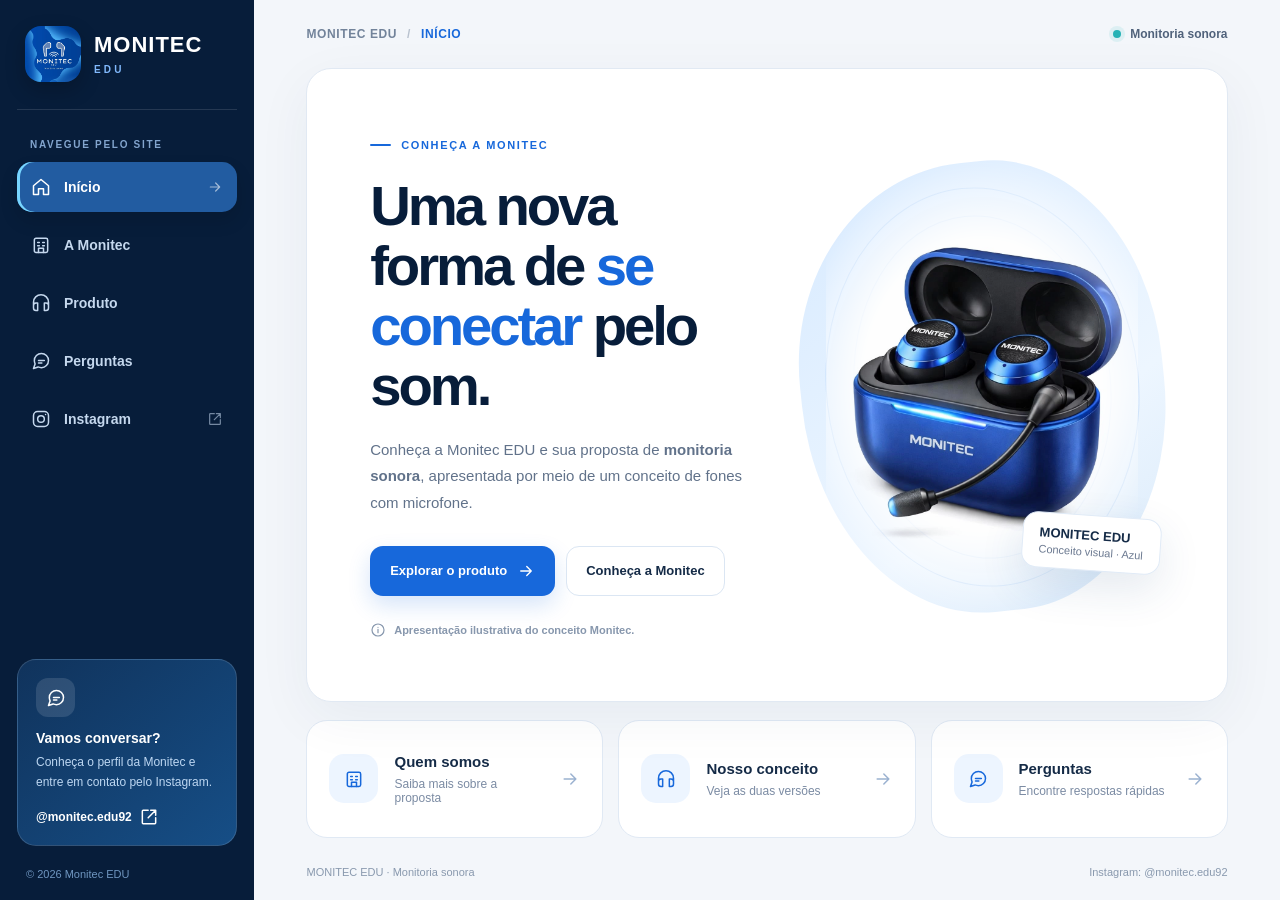
<file: index.html>
<!doctype html>
<html lang="pt-BR"><head><meta charset="utf-8"><meta name="viewport" content="width=device-width,initial-scale=1"><meta name="theme-color" content="#071d3a"><meta name="description" content="Conheça a Monitec EDU, sua proposta de monitoria sonora e as imagens do conceito de fones com microfone."><title>Início | Monitec EDU</title><link rel="icon" href="assets/favicon.png" type="image/png"><link rel="stylesheet" href="assets/style.css"><script defer src="assets/app.js"></script></head>
<body data-page="inicio"><a class="skip" href="#conteudo">Pular para o conteúdo</a>
<div class="mobile-head"><a href="index.html" aria-label="Início Monitec"><img src="assets/monitec-logo.webp" alt="Logo Monitec EDU"></a><b>MONITEC<span>EDU</span></b><button class="mobile-toggle" id="menuToggle" type="button" aria-expanded="false" aria-controls="siteSidebar" aria-label="Abrir menu"><svg class="icon" viewBox="0 0 24 24" aria-hidden="true"><path d="M4 7h16M4 12h16M4 17h16"/></svg></button></div>
<div class="scrim" id="navScrim" hidden></div>
<div class="shell"><aside class="sidebar" id="siteSidebar"><a class="side-brand" href="index.html"><img src="assets/monitec-logo.webp" alt="Símbolo Monitec EDU"><span><strong>MONITEC</strong><em>EDU</em></span></a><div class="side-caption">NAVEGUE PELO SITE</div><nav class="side-nav" aria-label="Navegação principal"><a class="side-link active" href="index.html" aria-current="page"><svg class="icon" viewBox="0 0 24 24" aria-hidden="true"><path d="M3 10.5 12 3l9 7.5V21h-6v-7H9v7H3z"/></svg><span>Início</span><svg class="icon small-arrow" viewBox="0 0 24 24" aria-hidden="true"><path d="M5 12h14m-6-6 6 6-6 6"/></svg></a><a class="side-link" href="empresa.html"><svg class="icon" viewBox="0 0 24 24" aria-hidden="true"><rect x="4" y="4" width="16" height="17" rx="2"/><path d="M9 21v-5h6v5M8 9h2M14 9h2M8 13h2M14 13h2"/></svg><span>A Monitec</span></a><a class="side-link" href="produto.html"><svg class="icon" viewBox="0 0 24 24" aria-hidden="true"><path d="M3 13v-2a9 9 0 0 1 18 0v2M3 13v5a3 3 0 0 0 3 3h2v-9H6a3 3 0 0 0-3 3m18-2v5a3 3 0 0 1-3 3h-2v-9h2a3 3 0 0 1 3 3"/></svg><span>Produto</span></a><a class="side-link" href="perguntas.html"><svg class="icon" viewBox="0 0 24 24" aria-hidden="true"><path d="M21 11.5a8.5 8.5 0 0 1-8.5 8.5 9.3 9.3 0 0 1-4-.9L3 21l1.9-5.5a9.3 9.3 0 0 1-.9-4A8.5 8.5 0 0 1 12.5 3 8.5 8.5 0 0 1 21 11.5z"/><path d="M9 11.5h7M9 14.5h4"/></svg><span>Perguntas</span></a><a class="side-link" href="https://www.instagram.com/monitec.edu92/" target="_blank" rel="noopener noreferrer"><svg class="icon" viewBox="0 0 24 24" aria-hidden="true"><rect x="3" y="3" width="18" height="18" rx="5"/><circle cx="12" cy="12" r="4"/><path d="M17.5 6.5h.01"/></svg><span>Instagram</span><svg class="icon small-arrow" viewBox="0 0 24 24" aria-hidden="true"><path d="M14 4h6v6M20 4l-9 9"/><path d="M20 13v6a1 1 0 0 1-1 1H5a1 1 0 0 1-1-1V5a1 1 0 0 1 1-1h6"/></svg></a></nav><div class="side-footer"><div class="side-promo"><div class="side-promo-icon"><svg class="icon" viewBox="0 0 24 24" aria-hidden="true"><path d="M21 11.5a8.5 8.5 0 0 1-8.5 8.5 9.3 9.3 0 0 1-4-.9L3 21l1.9-5.5a9.3 9.3 0 0 1-.9-4A8.5 8.5 0 0 1 12.5 3 8.5 8.5 0 0 1 21 11.5z"/><path d="M9 11.5h7M9 14.5h4"/></svg></div><b>Vamos conversar?</b><p>Conheça o perfil da Monitec e entre em contato pelo Instagram.</p><a href="https://www.instagram.com/monitec.edu92/" target="_blank" rel="noopener noreferrer">@monitec.edu92 <svg class="icon small-arrow" viewBox="0 0 24 24" aria-hidden="true"><path d="M14 4h6v6M20 4l-9 9"/><path d="M20 13v6a1 1 0 0 1-1 1H5a1 1 0 0 1-1-1V5a1 1 0 0 1 1-1h6"/></svg></a></div><div class="side-copyright">© 2026 Monitec EDU</div></div></aside>
<div class="workspace"><div class="topbar"><div class="breadcrumbs"><span>MONITEC EDU</span><span class="slash">/</span><strong>Início</strong></div><div class="top-right"><span class="top-label"><span class="pulse"></span> Monitoria sonora</span></div></div>
<main class="main-content" id="conteudo"><section class="hero panel"><div class="hero-copy"><span class="eyebrow">CONHEÇA A MONITEC</span><h1>Uma nova forma de <span class="accent">se conectar</span> pelo som.</h1><p class="lead">Conheça a Monitec EDU e sua proposta de <strong>monitoria sonora</strong>, apresentada por meio de um conceito de fones com microfone.</p><div class="actions"><a href="produto.html" class="button button-primary">Explorar o produto <svg class="icon" viewBox="0 0 24 24" aria-hidden="true"><path d="M5 12h14m-6-6 6 6-6 6"/></svg></a><a href="empresa.html" class="button button-secondary">Conheça a Monitec</a></div><div class="hero-footnote"><svg class="icon" viewBox="0 0 24 24" aria-hidden="true"><circle cx="12" cy="12" r="9"/><path d="M12 11v5M12 8h.01"/></svg> Apresentação ilustrativa do conceito Monitec.</div></div><div class="hero-media"><div class="product-halo"></div><div class="hero-product-frame"><img class="hero-product" src="assets/fone-azul.webp" alt="Conceito de fones azuis Monitec, com estojo e microfone" fetchpriority="high"></div><div class="hero-sticker"><strong>MONITEC EDU</strong><span>Conceito visual · Azul</span></div></div></section>
<div class="shortcut-grid"><a class="shortcut" href="empresa.html"><span class="shortcut-icon"><svg class="icon" viewBox="0 0 24 24" aria-hidden="true"><rect x="4" y="4" width="16" height="17" rx="2"/><path d="M9 21v-5h6v5M8 9h2M14 9h2M8 13h2M14 13h2"/></svg></span><span><strong>Quem somos</strong><small>Saiba mais sobre a proposta</small></span><svg class="icon mini-arrow" viewBox="0 0 24 24" aria-hidden="true"><path d="M5 12h14m-6-6 6 6-6 6"/></svg></a><a class="shortcut" href="produto.html"><span class="shortcut-icon"><svg class="icon" viewBox="0 0 24 24" aria-hidden="true"><path d="M3 13v-2a9 9 0 0 1 18 0v2M3 13v5a3 3 0 0 0 3 3h2v-9H6a3 3 0 0 0-3 3m18-2v5a3 3 0 0 1-3 3h-2v-9h2a3 3 0 0 1 3 3"/></svg></span><span><strong>Nosso conceito</strong><small>Veja as duas versões</small></span><svg class="icon mini-arrow" viewBox="0 0 24 24" aria-hidden="true"><path d="M5 12h14m-6-6 6 6-6 6"/></svg></a><a class="shortcut" href="perguntas.html"><span class="shortcut-icon"><svg class="icon" viewBox="0 0 24 24" aria-hidden="true"><path d="M21 11.5a8.5 8.5 0 0 1-8.5 8.5 9.3 9.3 0 0 1-4-.9L3 21l1.9-5.5a9.3 9.3 0 0 1-.9-4A8.5 8.5 0 0 1 12.5 3 8.5 8.5 0 0 1 21 11.5z"/><path d="M9 11.5h7M9 14.5h4"/></svg></span><span><strong>Perguntas</strong><small>Encontre respostas rápidas</small></span><svg class="icon mini-arrow" viewBox="0 0 24 24" aria-hidden="true"><path d="M5 12h14m-6-6 6 6-6 6"/></svg></a></div></main><footer class="footbar"><span>MONITEC EDU · Monitoria sonora</span><a href="https://www.instagram.com/monitec.edu92/" target="_blank" rel="noopener noreferrer">Instagram: @monitec.edu92</a></footer></div></div>
</body></html>
</file>
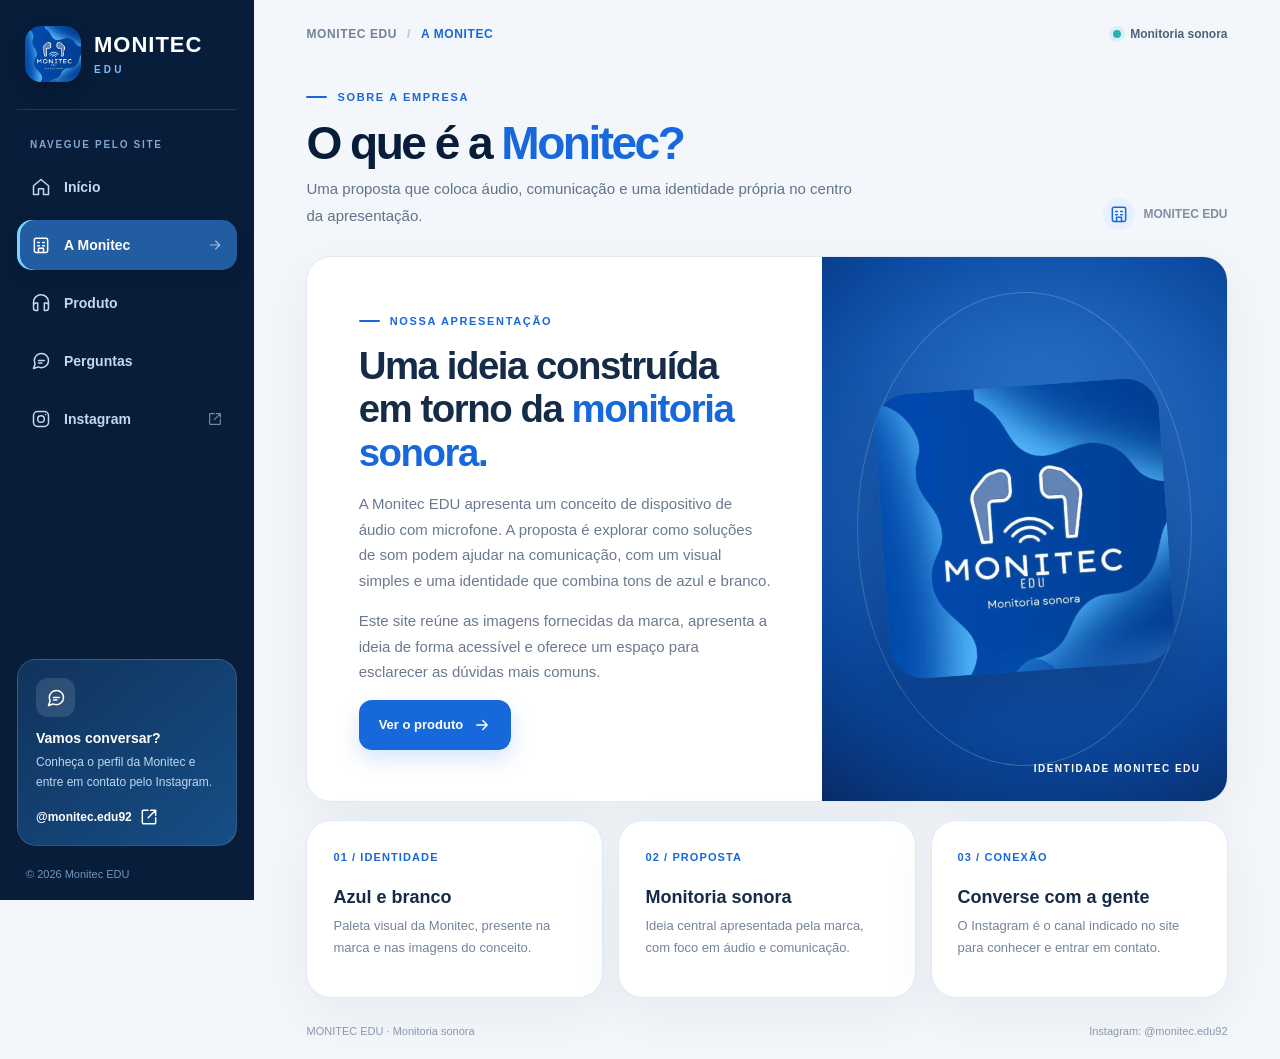
<file: empresa.html>
<!doctype html>
<html lang="pt-BR"><head><meta charset="utf-8"><meta name="viewport" content="width=device-width,initial-scale=1"><meta name="theme-color" content="#071d3a"><meta name="description" content="Saiba mais sobre o conceito de monitoria sonora, identidade visual e propósito de apresentação da Monitec EDU."><title>A Monitec | Monitec EDU</title><link rel="icon" href="assets/favicon.png" type="image/png"><link rel="stylesheet" href="assets/style.css"><script defer src="assets/app.js"></script></head>
<body data-page="empresa"><a class="skip" href="#conteudo">Pular para o conteúdo</a>
<div class="mobile-head"><a href="index.html" aria-label="Início Monitec"><img src="assets/monitec-logo.webp" alt="Logo Monitec EDU"></a><b>MONITEC<span>EDU</span></b><button class="mobile-toggle" id="menuToggle" type="button" aria-expanded="false" aria-controls="siteSidebar" aria-label="Abrir menu"><svg class="icon" viewBox="0 0 24 24" aria-hidden="true"><path d="M4 7h16M4 12h16M4 17h16"/></svg></button></div>
<div class="scrim" id="navScrim" hidden></div>
<div class="shell"><aside class="sidebar" id="siteSidebar"><a class="side-brand" href="index.html"><img src="assets/monitec-logo.webp" alt="Símbolo Monitec EDU"><span><strong>MONITEC</strong><em>EDU</em></span></a><div class="side-caption">NAVEGUE PELO SITE</div><nav class="side-nav" aria-label="Navegação principal"><a class="side-link" href="index.html"><svg class="icon" viewBox="0 0 24 24" aria-hidden="true"><path d="M3 10.5 12 3l9 7.5V21h-6v-7H9v7H3z"/></svg><span>Início</span></a><a class="side-link active" href="empresa.html" aria-current="page"><svg class="icon" viewBox="0 0 24 24" aria-hidden="true"><rect x="4" y="4" width="16" height="17" rx="2"/><path d="M9 21v-5h6v5M8 9h2M14 9h2M8 13h2M14 13h2"/></svg><span>A Monitec</span><svg class="icon small-arrow" viewBox="0 0 24 24" aria-hidden="true"><path d="M5 12h14m-6-6 6 6-6 6"/></svg></a><a class="side-link" href="produto.html"><svg class="icon" viewBox="0 0 24 24" aria-hidden="true"><path d="M3 13v-2a9 9 0 0 1 18 0v2M3 13v5a3 3 0 0 0 3 3h2v-9H6a3 3 0 0 0-3 3m18-2v5a3 3 0 0 1-3 3h-2v-9h2a3 3 0 0 1 3 3"/></svg><span>Produto</span></a><a class="side-link" href="perguntas.html"><svg class="icon" viewBox="0 0 24 24" aria-hidden="true"><path d="M21 11.5a8.5 8.5 0 0 1-8.5 8.5 9.3 9.3 0 0 1-4-.9L3 21l1.9-5.5a9.3 9.3 0 0 1-.9-4A8.5 8.5 0 0 1 12.5 3 8.5 8.5 0 0 1 21 11.5z"/><path d="M9 11.5h7M9 14.5h4"/></svg><span>Perguntas</span></a><a class="side-link" href="https://www.instagram.com/monitec.edu92/" target="_blank" rel="noopener noreferrer"><svg class="icon" viewBox="0 0 24 24" aria-hidden="true"><rect x="3" y="3" width="18" height="18" rx="5"/><circle cx="12" cy="12" r="4"/><path d="M17.5 6.5h.01"/></svg><span>Instagram</span><svg class="icon small-arrow" viewBox="0 0 24 24" aria-hidden="true"><path d="M14 4h6v6M20 4l-9 9"/><path d="M20 13v6a1 1 0 0 1-1 1H5a1 1 0 0 1-1-1V5a1 1 0 0 1 1-1h6"/></svg></a></nav><div class="side-footer"><div class="side-promo"><div class="side-promo-icon"><svg class="icon" viewBox="0 0 24 24" aria-hidden="true"><path d="M21 11.5a8.5 8.5 0 0 1-8.5 8.5 9.3 9.3 0 0 1-4-.9L3 21l1.9-5.5a9.3 9.3 0 0 1-.9-4A8.5 8.5 0 0 1 12.5 3 8.5 8.5 0 0 1 21 11.5z"/><path d="M9 11.5h7M9 14.5h4"/></svg></div><b>Vamos conversar?</b><p>Conheça o perfil da Monitec e entre em contato pelo Instagram.</p><a href="https://www.instagram.com/monitec.edu92/" target="_blank" rel="noopener noreferrer">@monitec.edu92 <svg class="icon small-arrow" viewBox="0 0 24 24" aria-hidden="true"><path d="M14 4h6v6M20 4l-9 9"/><path d="M20 13v6a1 1 0 0 1-1 1H5a1 1 0 0 1-1-1V5a1 1 0 0 1 1-1h6"/></svg></a></div><div class="side-copyright">© 2026 Monitec EDU</div></div></aside>
<div class="workspace"><div class="topbar"><div class="breadcrumbs"><span>MONITEC EDU</span><span class="slash">/</span><strong>A Monitec</strong></div><div class="top-right"><span class="top-label"><span class="pulse"></span> Monitoria sonora</span></div></div>
<main class="main-content" id="conteudo"><div class="page-intro"><div><span class="eyebrow">SOBRE A EMPRESA</span><h1>O que é a <span class="accent">Monitec?</span></h1><p class="lead">Uma proposta que coloca áudio, comunicação e uma identidade própria no centro da apresentação.</p></div><div class="intro-marker"><span><svg class="icon" viewBox="0 0 24 24" aria-hidden="true"><rect x="4" y="4" width="16" height="17" rx="2"/><path d="M9 21v-5h6v5M8 9h2M14 9h2M8 13h2M14 13h2"/></svg></span> MONITEC EDU</div></div>
<section class="about-feature panel"><div class="about-text"><span class="eyebrow">NOSSA APRESENTAÇÃO</span><h2>Uma ideia construída em torno da <span class="accent">monitoria sonora.</span></h2><p>A Monitec EDU apresenta um conceito de dispositivo de áudio com microfone. A proposta é explorar como soluções de som podem ajudar na comunicação, com um visual simples e uma identidade que combina tons de azul e branco.</p><p>Este site reúne as imagens fornecidas da marca, apresenta a ideia de forma acessível e oferece um espaço para esclarecer as dúvidas mais comuns.</p><a class="button button-primary" href="produto.html">Ver o produto <svg class="icon" viewBox="0 0 24 24" aria-hidden="true"><path d="M5 12h14m-6-6 6 6-6 6"/></svg></a></div><div class="about-photo"><img src="assets/monitec-logo.webp" alt="Logotipo azul Monitec EDU — Monitoria sonora"><span class="about-photo-label">IDENTIDADE MONITEC EDU</span></div></section>
<section class="idea-grid" aria-label="Pilares da apresentação"><article class="idea panel"><span class="idea-number">01 / IDENTIDADE</span><h3>Azul e branco</h3><p>Paleta visual da Monitec, presente na marca e nas imagens do conceito.</p></article><article class="idea panel"><span class="idea-number">02 / PROPOSTA</span><h3>Monitoria sonora</h3><p>Ideia central apresentada pela marca, com foco em áudio e comunicação.</p></article><article class="idea panel"><span class="idea-number">03 / CONEXÃO</span><h3>Converse com a gente</h3><p>O Instagram é o canal indicado no site para conhecer e entrar em contato.</p></article></section></main><footer class="footbar"><span>MONITEC EDU · Monitoria sonora</span><a href="https://www.instagram.com/monitec.edu92/" target="_blank" rel="noopener noreferrer">Instagram: @monitec.edu92</a></footer></div></div>
</body></html>
</file>
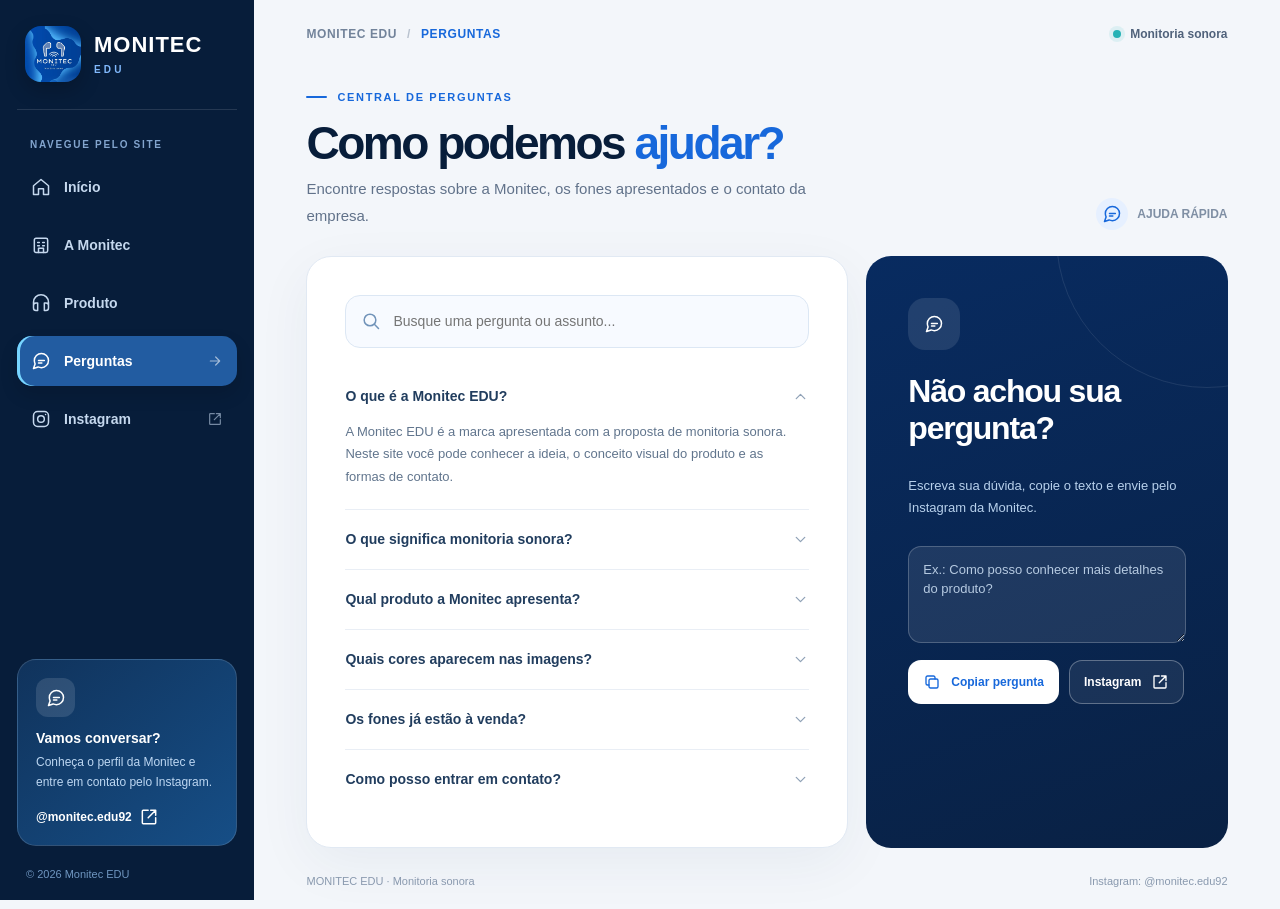
<file: perguntas.html>
<!doctype html>
<html lang="pt-BR"><head><meta charset="utf-8"><meta name="viewport" content="width=device-width,initial-scale=1"><meta name="theme-color" content="#071d3a"><meta name="description" content="Perguntas frequentes sobre a Monitec EDU e campo para preparar uma dúvida e entrar em contato pelo Instagram."><title>Perguntas | Monitec EDU</title><link rel="icon" href="assets/favicon.png" type="image/png"><link rel="stylesheet" href="assets/style.css"><script defer src="assets/app.js"></script></head>
<body data-page="perguntas"><a class="skip" href="#conteudo">Pular para o conteúdo</a>
<div class="mobile-head"><a href="index.html" aria-label="Início Monitec"><img src="assets/monitec-logo.webp" alt="Logo Monitec EDU"></a><b>MONITEC<span>EDU</span></b><button class="mobile-toggle" id="menuToggle" type="button" aria-expanded="false" aria-controls="siteSidebar" aria-label="Abrir menu"><svg class="icon" viewBox="0 0 24 24" aria-hidden="true"><path d="M4 7h16M4 12h16M4 17h16"/></svg></button></div>
<div class="scrim" id="navScrim" hidden></div>
<div class="shell"><aside class="sidebar" id="siteSidebar"><a class="side-brand" href="index.html"><img src="assets/monitec-logo.webp" alt="Símbolo Monitec EDU"><span><strong>MONITEC</strong><em>EDU</em></span></a><div class="side-caption">NAVEGUE PELO SITE</div><nav class="side-nav" aria-label="Navegação principal"><a class="side-link" href="index.html"><svg class="icon" viewBox="0 0 24 24" aria-hidden="true"><path d="M3 10.5 12 3l9 7.5V21h-6v-7H9v7H3z"/></svg><span>Início</span></a><a class="side-link" href="empresa.html"><svg class="icon" viewBox="0 0 24 24" aria-hidden="true"><rect x="4" y="4" width="16" height="17" rx="2"/><path d="M9 21v-5h6v5M8 9h2M14 9h2M8 13h2M14 13h2"/></svg><span>A Monitec</span></a><a class="side-link" href="produto.html"><svg class="icon" viewBox="0 0 24 24" aria-hidden="true"><path d="M3 13v-2a9 9 0 0 1 18 0v2M3 13v5a3 3 0 0 0 3 3h2v-9H6a3 3 0 0 0-3 3m18-2v5a3 3 0 0 1-3 3h-2v-9h2a3 3 0 0 1 3 3"/></svg><span>Produto</span></a><a class="side-link active" href="perguntas.html" aria-current="page"><svg class="icon" viewBox="0 0 24 24" aria-hidden="true"><path d="M21 11.5a8.5 8.5 0 0 1-8.5 8.5 9.3 9.3 0 0 1-4-.9L3 21l1.9-5.5a9.3 9.3 0 0 1-.9-4A8.5 8.5 0 0 1 12.5 3 8.5 8.5 0 0 1 21 11.5z"/><path d="M9 11.5h7M9 14.5h4"/></svg><span>Perguntas</span><svg class="icon small-arrow" viewBox="0 0 24 24" aria-hidden="true"><path d="M5 12h14m-6-6 6 6-6 6"/></svg></a><a class="side-link" href="https://www.instagram.com/monitec.edu92/" target="_blank" rel="noopener noreferrer"><svg class="icon" viewBox="0 0 24 24" aria-hidden="true"><rect x="3" y="3" width="18" height="18" rx="5"/><circle cx="12" cy="12" r="4"/><path d="M17.5 6.5h.01"/></svg><span>Instagram</span><svg class="icon small-arrow" viewBox="0 0 24 24" aria-hidden="true"><path d="M14 4h6v6M20 4l-9 9"/><path d="M20 13v6a1 1 0 0 1-1 1H5a1 1 0 0 1-1-1V5a1 1 0 0 1 1-1h6"/></svg></a></nav><div class="side-footer"><div class="side-promo"><div class="side-promo-icon"><svg class="icon" viewBox="0 0 24 24" aria-hidden="true"><path d="M21 11.5a8.5 8.5 0 0 1-8.5 8.5 9.3 9.3 0 0 1-4-.9L3 21l1.9-5.5a9.3 9.3 0 0 1-.9-4A8.5 8.5 0 0 1 12.5 3 8.5 8.5 0 0 1 21 11.5z"/><path d="M9 11.5h7M9 14.5h4"/></svg></div><b>Vamos conversar?</b><p>Conheça o perfil da Monitec e entre em contato pelo Instagram.</p><a href="https://www.instagram.com/monitec.edu92/" target="_blank" rel="noopener noreferrer">@monitec.edu92 <svg class="icon small-arrow" viewBox="0 0 24 24" aria-hidden="true"><path d="M14 4h6v6M20 4l-9 9"/><path d="M20 13v6a1 1 0 0 1-1 1H5a1 1 0 0 1-1-1V5a1 1 0 0 1 1-1h6"/></svg></a></div><div class="side-copyright">© 2026 Monitec EDU</div></div></aside>
<div class="workspace"><div class="topbar"><div class="breadcrumbs"><span>MONITEC EDU</span><span class="slash">/</span><strong>Perguntas</strong></div><div class="top-right"><span class="top-label"><span class="pulse"></span> Monitoria sonora</span></div></div>
<main class="main-content" id="conteudo"><div class="page-intro"><div><span class="eyebrow">CENTRAL DE PERGUNTAS</span><h1>Como podemos <span class="accent">ajudar?</span></h1><p class="lead">Encontre respostas sobre a Monitec, os fones apresentados e o contato da empresa.</p></div><div class="intro-marker"><span><svg class="icon" viewBox="0 0 24 24" aria-hidden="true"><path d="M21 11.5a8.5 8.5 0 0 1-8.5 8.5 9.3 9.3 0 0 1-4-.9L3 21l1.9-5.5a9.3 9.3 0 0 1-.9-4A8.5 8.5 0 0 1 12.5 3 8.5 8.5 0 0 1 21 11.5z"/><path d="M9 11.5h7M9 14.5h4"/></svg></span> AJUDA RÁPIDA</div></div>
<section class="faq-layout"><div class="faq-panel panel"><label class="searchbox" for="faqSearch"><svg class="icon" viewBox="0 0 24 24" aria-hidden="true"><circle cx="10.8" cy="10.8" r="7"/><path d="m16 16 5 5"/></svg><input id="faqSearch" type="search" autocomplete="off" placeholder="Busque uma pergunta ou assunto..."></label><div class="faq-list" id="faqList"><details class="faq-item" open><summary class="faq-question">O que é a Monitec EDU?<svg class="icon chevron" viewBox="0 0 24 24" aria-hidden="true"><path d="m6 9 6 6 6-6"/></svg></summary><div class="faq-answer">A Monitec EDU é a marca apresentada com a proposta de monitoria sonora. Neste site você pode conhecer a ideia, o conceito visual do produto e as formas de contato.</div></details><details class="faq-item"><summary class="faq-question">O que significa monitoria sonora?<svg class="icon chevron" viewBox="0 0 24 24" aria-hidden="true"><path d="m6 9 6 6 6-6"/></svg></summary><div class="faq-answer">É o tema central da apresentação da Monitec EDU, associado a recursos de áudio e comunicação. Detalhes técnicos ou de funcionamento ainda não foram fornecidos.</div></details><details class="faq-item"><summary class="faq-question">Qual produto a Monitec apresenta?<svg class="icon chevron" viewBox="0 0 24 24" aria-hidden="true"><path d="m6 9 6 6 6-6"/></svg></summary><div class="faq-answer">O site mostra um conceito visual de fones de ouvido com estojo e microfone externo, conforme as imagens enviadas da empresa.</div></details><details class="faq-item"><summary class="faq-question">Quais cores aparecem nas imagens?<svg class="icon chevron" viewBox="0 0 24 24" aria-hidden="true"><path d="m6 9 6 6 6-6"/></svg></summary><div class="faq-answer">As imagens apresentam duas versões de aparência: uma azul com detalhes escuros e outra branca com detalhes azuis.</div></details><details class="faq-item"><summary class="faq-question">Os fones já estão à venda?<svg class="icon chevron" viewBox="0 0 24 24" aria-hidden="true"><path d="m6 9 6 6 6-6"/></svg></summary><div class="faq-answer">Ainda não temos informações confirmadas sobre preço, disponibilidade ou comercialização. Para saber mais, consulte o Instagram oficial indicado.</div></details><details class="faq-item"><summary class="faq-question">Como posso entrar em contato?<svg class="icon chevron" viewBox="0 0 24 24" aria-hidden="true"><path d="m6 9 6 6 6-6"/></svg></summary><div class="faq-answer">Acesse o Instagram @monitec.edu92 pelo botão presente no menu do site.</div></details></div><div id="emptyFaq" class="empty-state" hidden>Nenhuma pergunta encontrada. Você pode escrever sua dúvida ao lado e entrar em contato pelo Instagram.</div></div><aside class="question-card"><div class="prompt-icon"><svg class="icon" viewBox="0 0 24 24" aria-hidden="true"><path d="M21 11.5a8.5 8.5 0 0 1-8.5 8.5 9.3 9.3 0 0 1-4-.9L3 21l1.9-5.5a9.3 9.3 0 0 1-.9-4A8.5 8.5 0 0 1 12.5 3 8.5 8.5 0 0 1 21 11.5z"/><path d="M9 11.5h7M9 14.5h4"/></svg></div><h2>Não achou sua pergunta?</h2><p>Escreva sua dúvida, copie o texto e envie pelo Instagram da Monitec.</p><label for="customQuestion" class="sr-only">Sua pergunta para a Monitec</label><textarea id="customQuestion" placeholder="Ex.: Como posso conhecer mais detalhes do produto?"></textarea><div class="question-actions"><button id="copyQuestion" class="button button-light" type="button"><svg class="icon" viewBox="0 0 24 24" aria-hidden="true"><rect x="8" y="8" width="12" height="12" rx="2"/><path d="M16 8V6a2 2 0 0 0-2-2H6a2 2 0 0 0-2 2v8a2 2 0 0 0 2 2h2"/></svg> Copiar pergunta</button><a class="button button-secondary" href="https://www.instagram.com/monitec.edu92/" target="_blank" rel="noopener noreferrer">Instagram <svg class="icon" viewBox="0 0 24 24" aria-hidden="true"><path d="M14 4h6v6M20 4l-9 9"/><path d="M20 13v6a1 1 0 0 1-1 1H5a1 1 0 0 1-1-1V5a1 1 0 0 1 1-1h6"/></svg></a></div><div class="small-feedback" id="copyFeedback" role="status" aria-live="polite"></div></aside></section></main><footer class="footbar"><span>MONITEC EDU · Monitoria sonora</span><a href="https://www.instagram.com/monitec.edu92/" target="_blank" rel="noopener noreferrer">Instagram: @monitec.edu92</a></footer></div></div>
</body></html>
</file>
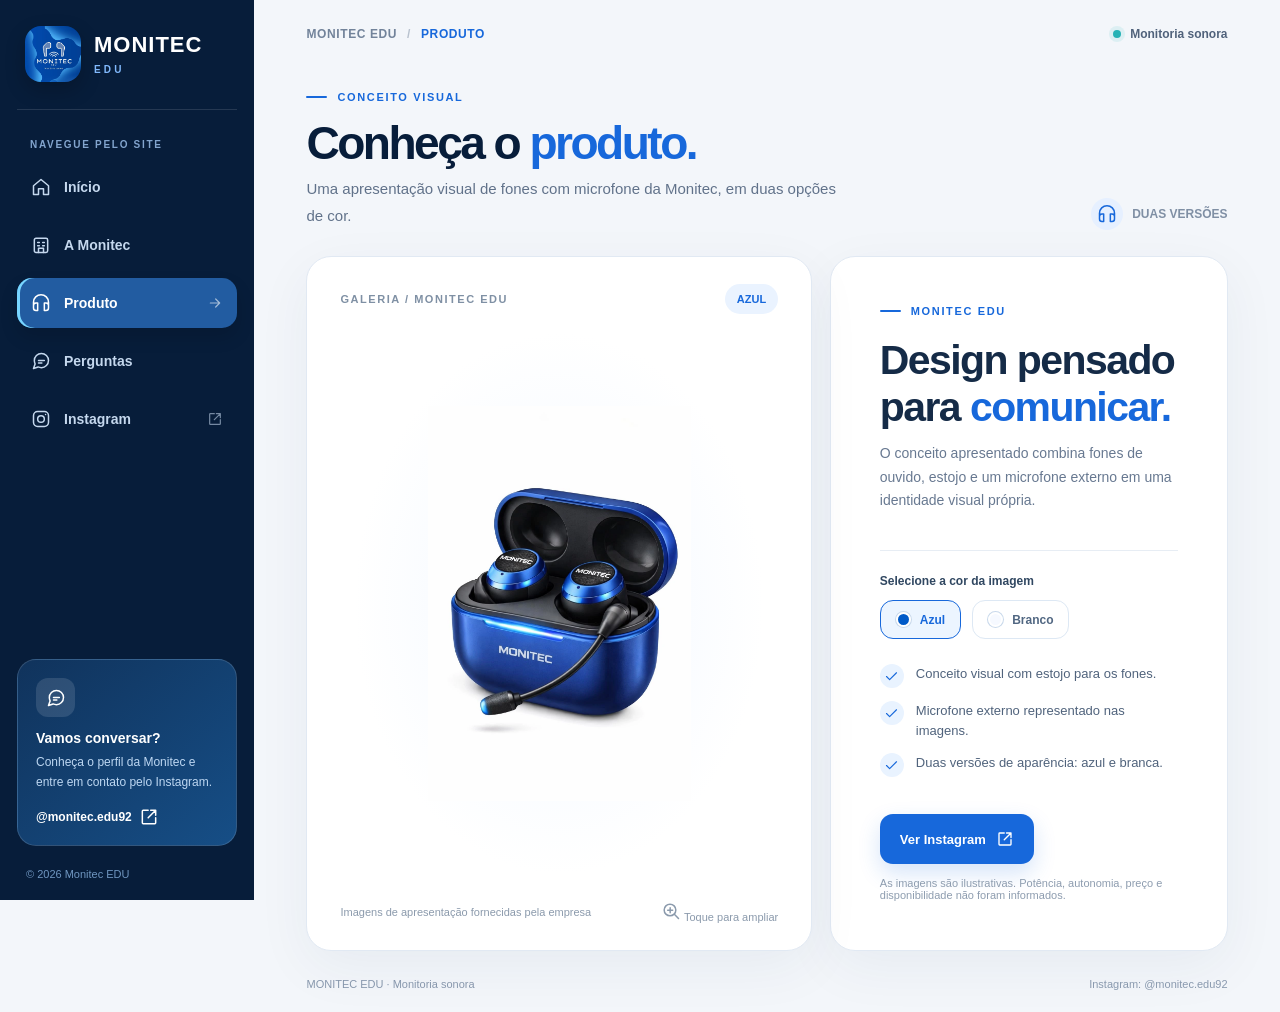
<file: produto.html>
<!doctype html>
<html lang="pt-BR"><head><meta charset="utf-8"><meta name="viewport" content="width=device-width,initial-scale=1"><meta name="theme-color" content="#071d3a"><meta name="description" content="Galeria de fones com microfone Monitec EDU, com variantes de cor azul e branca."><title>Produto | Monitec EDU</title><link rel="icon" href="assets/favicon.png" type="image/png"><link rel="stylesheet" href="assets/style.css"><script defer src="assets/app.js"></script></head>
<body data-page="produto"><a class="skip" href="#conteudo">Pular para o conteúdo</a>
<div class="mobile-head"><a href="index.html" aria-label="Início Monitec"><img src="assets/monitec-logo.webp" alt="Logo Monitec EDU"></a><b>MONITEC<span>EDU</span></b><button class="mobile-toggle" id="menuToggle" type="button" aria-expanded="false" aria-controls="siteSidebar" aria-label="Abrir menu"><svg class="icon" viewBox="0 0 24 24" aria-hidden="true"><path d="M4 7h16M4 12h16M4 17h16"/></svg></button></div>
<div class="scrim" id="navScrim" hidden></div>
<div class="shell"><aside class="sidebar" id="siteSidebar"><a class="side-brand" href="index.html"><img src="assets/monitec-logo.webp" alt="Símbolo Monitec EDU"><span><strong>MONITEC</strong><em>EDU</em></span></a><div class="side-caption">NAVEGUE PELO SITE</div><nav class="side-nav" aria-label="Navegação principal"><a class="side-link" href="index.html"><svg class="icon" viewBox="0 0 24 24" aria-hidden="true"><path d="M3 10.5 12 3l9 7.5V21h-6v-7H9v7H3z"/></svg><span>Início</span></a><a class="side-link" href="empresa.html"><svg class="icon" viewBox="0 0 24 24" aria-hidden="true"><rect x="4" y="4" width="16" height="17" rx="2"/><path d="M9 21v-5h6v5M8 9h2M14 9h2M8 13h2M14 13h2"/></svg><span>A Monitec</span></a><a class="side-link active" href="produto.html" aria-current="page"><svg class="icon" viewBox="0 0 24 24" aria-hidden="true"><path d="M3 13v-2a9 9 0 0 1 18 0v2M3 13v5a3 3 0 0 0 3 3h2v-9H6a3 3 0 0 0-3 3m18-2v5a3 3 0 0 1-3 3h-2v-9h2a3 3 0 0 1 3 3"/></svg><span>Produto</span><svg class="icon small-arrow" viewBox="0 0 24 24" aria-hidden="true"><path d="M5 12h14m-6-6 6 6-6 6"/></svg></a><a class="side-link" href="perguntas.html"><svg class="icon" viewBox="0 0 24 24" aria-hidden="true"><path d="M21 11.5a8.5 8.5 0 0 1-8.5 8.5 9.3 9.3 0 0 1-4-.9L3 21l1.9-5.5a9.3 9.3 0 0 1-.9-4A8.5 8.5 0 0 1 12.5 3 8.5 8.5 0 0 1 21 11.5z"/><path d="M9 11.5h7M9 14.5h4"/></svg><span>Perguntas</span></a><a class="side-link" href="https://www.instagram.com/monitec.edu92/" target="_blank" rel="noopener noreferrer"><svg class="icon" viewBox="0 0 24 24" aria-hidden="true"><rect x="3" y="3" width="18" height="18" rx="5"/><circle cx="12" cy="12" r="4"/><path d="M17.5 6.5h.01"/></svg><span>Instagram</span><svg class="icon small-arrow" viewBox="0 0 24 24" aria-hidden="true"><path d="M14 4h6v6M20 4l-9 9"/><path d="M20 13v6a1 1 0 0 1-1 1H5a1 1 0 0 1-1-1V5a1 1 0 0 1 1-1h6"/></svg></a></nav><div class="side-footer"><div class="side-promo"><div class="side-promo-icon"><svg class="icon" viewBox="0 0 24 24" aria-hidden="true"><path d="M21 11.5a8.5 8.5 0 0 1-8.5 8.5 9.3 9.3 0 0 1-4-.9L3 21l1.9-5.5a9.3 9.3 0 0 1-.9-4A8.5 8.5 0 0 1 12.5 3 8.5 8.5 0 0 1 21 11.5z"/><path d="M9 11.5h7M9 14.5h4"/></svg></div><b>Vamos conversar?</b><p>Conheça o perfil da Monitec e entre em contato pelo Instagram.</p><a href="https://www.instagram.com/monitec.edu92/" target="_blank" rel="noopener noreferrer">@monitec.edu92 <svg class="icon small-arrow" viewBox="0 0 24 24" aria-hidden="true"><path d="M14 4h6v6M20 4l-9 9"/><path d="M20 13v6a1 1 0 0 1-1 1H5a1 1 0 0 1-1-1V5a1 1 0 0 1 1-1h6"/></svg></a></div><div class="side-copyright">© 2026 Monitec EDU</div></div></aside>
<div class="workspace"><div class="topbar"><div class="breadcrumbs"><span>MONITEC EDU</span><span class="slash">/</span><strong>Produto</strong></div><div class="top-right"><span class="top-label"><span class="pulse"></span> Monitoria sonora</span></div></div>
<main class="main-content" id="conteudo"><div class="page-intro"><div><span class="eyebrow">CONCEITO VISUAL</span><h1>Conheça o <span class="accent">produto.</span></h1><p class="lead">Uma apresentação visual de fones com microfone da Monitec, em duas opções de cor.</p></div><div class="intro-marker"><span><svg class="icon" viewBox="0 0 24 24" aria-hidden="true"><path d="M3 13v-2a9 9 0 0 1 18 0v2M3 13v5a3 3 0 0 0 3 3h2v-9H6a3 3 0 0 0-3 3m18-2v5a3 3 0 0 1-3 3h-2v-9h2a3 3 0 0 1 3 3"/></svg></span> DUAS VERSÕES</div></div>
<section class="product-layout"><div class="product-visual panel"><div class="visual-head"><span>GALERIA / MONITEC EDU</span><span class="variation-tag" id="variantTag">AZUL</span></div><button class="big-product" id="openZoom" type="button" aria-label="Ampliar foto do conceito Monitec azul" style="border:0;cursor:zoom-in"><img id="productImg" src="assets/fone-azul.webp" alt="Fones Monitec na versão azul com estojo e microfone" loading="eager"></button><div class="viewer-bottom"><span>Imagens de apresentação fornecidas pela empresa</span><span><svg class="icon" viewBox="0 0 24 24" aria-hidden="true"><circle cx="10.8" cy="10.8" r="7"/><path d="m16 16 5 5M8 11h6M11 8v6"/></svg> Toque para ampliar</span></div></div><div class="product-details panel"><span class="eyebrow">MONITEC EDU</span><h2>Design pensado para <span class="accent">comunicar.</span></h2><p>O conceito apresentado combina fones de ouvido, estojo e um microfone externo em uma identidade visual própria.</p><div class="rule"></div><div class="choice-label">Selecione a cor da imagem</div><div class="swatches" role="group" aria-label="Selecionar versão do produto"><button class="swatch active" type="button" data-choice="azul" aria-pressed="true"><span class="swatch-circle"></span> Azul</button><button class="swatch" type="button" data-choice="branco" aria-pressed="false"><span class="swatch-circle"></span> Branco</button></div><div class="detail-list"><div class="detail-row"><span class="detail-check"><svg class="icon" viewBox="0 0 24 24" aria-hidden="true"><path d="m4 12 5 5 11-11"/></svg></span><span>Conceito visual com estojo para os fones.</span></div><div class="detail-row"><span class="detail-check"><svg class="icon" viewBox="0 0 24 24" aria-hidden="true"><path d="m4 12 5 5 11-11"/></svg></span><span>Microfone externo representado nas imagens.</span></div><div class="detail-row"><span class="detail-check"><svg class="icon" viewBox="0 0 24 24" aria-hidden="true"><path d="m4 12 5 5 11-11"/></svg></span><span>Duas versões de aparência: azul e branca.</span></div></div><div class="details-foot"><a class="button button-primary" href="https://www.instagram.com/monitec.edu92/" target="_blank" rel="noopener noreferrer">Ver Instagram <svg class="icon" viewBox="0 0 24 24" aria-hidden="true"><path d="M14 4h6v6M20 4l-9 9"/><path d="M20 13v6a1 1 0 0 1-1 1H5a1 1 0 0 1-1-1V5a1 1 0 0 1 1-1h6"/></svg></a><div class="tiny-note">As imagens são ilustrativas. Potência, autonomia, preço e disponibilidade não foram informados.</div></div></div></section>
<div id="imageModal" class="modal" role="dialog" aria-modal="true" aria-label="Imagem ampliada do conceito Monitec" hidden><div class="modal-dialog"><button type="button" id="closeZoom" class="modal-close" aria-label="Fechar imagem ampliada"><svg class="icon" viewBox="0 0 24 24" aria-hidden="true"><path d="M6 6l12 12M18 6 6 18"/></svg></button><img id="modalImg" src="assets/fone-azul.webp" alt="Imagem ampliada de fones Monitec azuis"></div></div></main><footer class="footbar"><span>MONITEC EDU · Monitoria sonora</span><a href="https://www.instagram.com/monitec.edu92/" target="_blank" rel="noopener noreferrer">Instagram: @monitec.edu92</a></footer></div></div>
</body></html>
</file>
<file: assets/style.css>
:root{--navy:#071d3a;--navy-soft:#103963;--blue:#1768db;--blue-dark:#1056bd;--pale:#eef5fe;--sky:#53bafa;--ink:#152b47;--muted:#6b7990;--line:#e1e9f3;--white:#fff;--shadow:0 16px 55px rgba(17,52,89,.055)}
*{box-sizing:border-box}html{scroll-behavior:smooth}body{margin:0;background:#f3f6fa;font-family:Inter,ui-sans-serif,-apple-system,BlinkMacSystemFont,"Segoe UI",Arial,sans-serif;color:var(--ink);-webkit-font-smoothing:antialiased}body.modal-open{overflow:hidden}a{color:inherit;text-decoration:none}button,input,textarea{font:inherit}button{cursor:pointer}img{max-width:100%;display:block}.sr-only{position:absolute;width:1px;height:1px;padding:0;margin:-1px;overflow:hidden;clip:rect(0,0,0,0);white-space:nowrap;border:0}.skip{position:absolute;top:-90px;left:20px;z-index:100;padding:12px 16px;background:#fff;border-radius:10px}.skip:focus{top:12px}.icon{width:20px;height:20px;flex:none;stroke:currentColor;stroke-width:1.8;fill:none;stroke-linecap:round;stroke-linejoin:round}.shell{display:grid;grid-template-columns:254px minmax(0,1fr);min-height:100vh;min-height:100svh}.sidebar{position:sticky;top:0;height:100vh;height:100svh;background:var(--navy);color:#fff;display:flex;flex-direction:column;padding:26px 17px 20px;z-index:30;overflow:auto}.side-brand{display:flex;align-items:center;gap:13px;padding:0 8px 27px;border-bottom:1px solid rgba(255,255,255,.12)}.side-brand img{width:56px;height:56px;border-radius:16px;object-fit:cover;box-shadow:0 8px 20px rgba(0,0,0,.22)}.side-brand strong{display:block;font-size:22px;letter-spacing:.045em;line-height:1}.side-brand em{display:block;font-size:10px;font-style:normal;font-weight:800;letter-spacing:.32em;color:#81b9fc;margin-top:8px}.side-caption{font-size:10px;font-weight:800;letter-spacing:.17em;color:#83a5ce;margin:29px 13px 12px}.side-nav{display:flex;flex-direction:column;gap:8px}.side-link{display:flex;align-items:center;gap:13px;padding:15px 14px;border-radius:15px;color:#c5d8ee;font-size:14px;font-weight:600;transition:background .18s,transform .18s,color .18s}.side-link .icon{width:20px;height:20px}.side-link:hover{background:rgba(255,255,255,.09);color:white;transform:translateX(2px)}.side-link.active{color:#fff;background:#225ca1;box-shadow:inset 3px 0 0 #77d5ff,0 9px 18px rgba(0,0,0,.13)}.side-link .small-arrow{margin-left:auto;width:16px;height:16px;opacity:.58}.side-footer{margin-top:auto;padding-top:24px}.side-promo{border:1px solid rgba(255,255,255,.14);border-radius:19px;padding:18px;background:linear-gradient(140deg,#10335c,#164e86)}.side-promo .side-promo-icon{width:39px;height:39px;border-radius:12px;background:rgba(255,255,255,.12);display:flex;align-items:center;justify-content:center;margin-bottom:13px}.side-promo b{font-size:14px;display:block}.side-promo p{font-size:12px;line-height:1.65;color:#bdd7f2;margin:7px 0 14px}.side-promo a{display:inline-flex;gap:7px;align-items:center;color:#fff;font-size:12px;font-weight:750}.side-copyright{padding:22px 9px 0;color:#6f96c0;font-size:11px}.workspace{min-width:0;padding:27px clamp(20px,4.1vw,62px) 22px;display:flex;flex-direction:column}.topbar{display:flex;align-items:center;justify-content:space-between;gap:18px;padding-bottom:27px;max-width:1430px;width:100%;margin-inline:auto}.breadcrumbs{display:flex;align-items:center;gap:10px;font-size:12px;font-weight:750;letter-spacing:.05em;text-transform:uppercase;color:#72839a}.breadcrumbs .slash{opacity:.45}.breadcrumbs strong{color:var(--blue)}.top-right{display:flex;gap:16px;align-items:center}.top-label{display:flex;align-items:center;gap:9px;font-weight:700;font-size:12px;color:#50627b}.pulse{height:8px;width:8px;border-radius:50%;background:#26b2b5;box-shadow:0 0 0 4px rgba(38,178,181,.11)}.mobile-toggle,.mobile-brand,.scrim{display:none}.main-content{max-width:1430px;width:100%;margin:0 auto;flex:1}.eyebrow{display:inline-flex;align-items:center;gap:10px;font-weight:850;font-size:11px;text-transform:uppercase;letter-spacing:.15em;color:var(--blue)}.eyebrow::before{content:"";display:inline-block;width:21px;height:2px;background:var(--blue);border-radius:3px}h1,h2,h3,p{margin-top:0}h1{font-size:clamp(40px,4.4vw,66px);line-height:1.07;letter-spacing:-.055em;margin:25px 0 20px;color:var(--navy)}h2{letter-spacing:-.038em}p{line-height:1.7}.lead{font-size:clamp(15px,1.1vw,17px);line-height:1.78;color:#61728a;max-width:550px}.accent{color:var(--blue)}.button{display:inline-flex;align-items:center;justify-content:center;gap:10px;border:1px solid transparent;border-radius:13px;padding:15px 19px;font-weight:800;font-size:13px;transition:background .2s,transform .2s,box-shadow .2s;white-space:nowrap}.button .icon{width:18px;height:18px}.button:hover{transform:translateY(-2px)}.button-primary{background:var(--blue);color:#fff;box-shadow:0 9px 22px rgba(23,104,219,.18)}.button-primary:hover{background:var(--blue-dark)}.button-secondary{background:#fff;border-color:#dbe6f3;color:var(--ink)}.button-secondary:hover{background:#f0f6ff}.button-light{background:#fff;color:var(--blue)}.actions{display:flex;gap:11px;flex-wrap:wrap;margin-top:29px}.panel{border:1px solid var(--line);background:#fff;border-radius:25px;box-shadow:var(--shadow)}.hero{display:grid;grid-template-columns:1fr .93fr;gap:5%;align-items:center;min-height:585px;padding:clamp(25px,4.9vw,67px);position:relative;overflow:hidden}.hero-copy{position:relative;z-index:2}.hero .lead{max-width:480px}.hero-media{min-width:0;position:relative;height:490px;display:flex;align-items:center;justify-content:center}.product-halo{position:absolute;inset:22px 0 18px 0;background:linear-gradient(148deg,#d7eaff 0%,#edf6ff 65%,#daeafa 100%);border-radius:50% 44% 45% 47% / 46% 47% 48% 50%;transform:rotate(-6deg)}.product-halo::before,.product-halo::after{content:"";position:absolute;border:1px solid rgba(23,104,219,.12);border-radius:50%}.product-halo::before{inset:25px}.product-halo::after{inset:53px}.hero-product-frame{position:relative;z-index:1;height:100%;width:100%;display:flex;align-items:center;justify-content:center}.hero-product{height:96%;width:86%;object-fit:contain;-webkit-mask-image:radial-gradient(ellipse 63% 51% at 50% 50%,#000 60%,transparent 97%);mask-image:radial-gradient(ellipse 63% 51% at 50% 50%,#000 60%,transparent 97%);filter:drop-shadow(0 15px 11px rgba(21,40,63,.03))}.hero-sticker{position:absolute;right:1%;bottom:12%;z-index:3;display:flex;flex-direction:column;align-items:flex-start;background:#fff;box-shadow:0 16px 44px rgba(36,72,120,.12);border:1px solid #e1ebf7;border-radius:15px;padding:12px 16px;transform:rotate(4deg)}.hero-sticker strong{font-size:13px}.hero-sticker span{font-size:11px;color:var(--muted);margin-top:3px}.hero-footnote{display:flex;align-items:center;gap:8px;margin-top:26px;color:#8797ad;font-size:11px;font-weight:600}.hero-footnote .icon{width:16px;height:16px}.shortcut-grid{display:grid;grid-template-columns:repeat(3,1fr);gap:15px;margin-top:18px}.shortcut{min-height:118px;border:1px solid #e0e9f4;background:#fff;display:flex;align-items:center;gap:16px;border-radius:21px;padding:22px;transition:transform .18s,border-color .18s,box-shadow .18s}.shortcut:hover{transform:translateY(-4px);border-color:#b7d6ff;box-shadow:var(--shadow)}.shortcut-icon{width:49px;height:49px;border-radius:15px;background:#edf5ff;color:var(--blue);display:grid;place-items:center;flex:none}.shortcut strong{display:block;font-size:15px}.shortcut small{display:block;font-size:12px;color:#7b8ba3;margin-top:7px}.shortcut .mini-arrow{margin-left:auto;color:#9bb2d0}.footbar{max-width:1430px;width:100%;margin:27px auto 0;display:flex;align-items:center;justify-content:space-between;gap:10px;font-size:11px;color:#8999ae}.footbar a:hover{color:var(--blue)}.page-intro{display:flex;align-items:flex-end;justify-content:space-between;gap:22px;margin:16px 0 26px}.page-intro h1{font-size:clamp(38px,3.6vw,53px);margin:16px 0 8px}.page-intro .lead{margin-bottom:0}.intro-marker{flex:none;display:flex;align-items:center;gap:9px;color:#7f8fa4;font-size:12px;font-weight:750}.intro-marker span{height:32px;width:32px;background:#e6f0ff;border-radius:50%;display:grid;place-items:center;color:var(--blue)}.about-feature{display:grid;grid-template-columns:1.12fr .88fr;overflow:hidden;min-height:410px}.about-text{padding:clamp(28px,4vw,55px);align-self:center}.about-text h2{font-size:clamp(29px,3vw,43px);line-height:1.13;margin:17px 0}.about-text p{max-width:620px;color:var(--muted);font-size:15px}.about-photo{position:relative;min-height:395px;background:radial-gradient(circle at 55% 40%,#3685df,#0b4aa0 66%,#082b68);display:flex;align-items:center;justify-content:center;overflow:hidden}.about-photo::after{content:"";position:absolute;inset:35px;border:1px solid rgba(255,255,255,.2);border-radius:50%}.about-photo img{height:285px;width:285px;object-fit:cover;border-radius:34px;box-shadow:0 30px 70px rgba(1,22,68,.37);transform:rotate(-4deg);z-index:1}.about-photo-label{position:absolute;right:26px;bottom:27px;color:#fff;font-size:10px;font-weight:800;letter-spacing:.15em;z-index:1}.idea-grid{display:grid;grid-template-columns:repeat(3,1fr);gap:15px;margin-top:18px}.idea{padding:26px;min-height:178px}.idea-number{font-size:11px;color:var(--blue);font-weight:850;letter-spacing:.1em}.idea h3{font-size:18px;margin:22px 0 7px}.idea p{font-size:13px;color:#74849b;margin-bottom:0}.product-layout{display:grid;grid-template-columns:1.12fr .88fr;gap:18px}.product-visual{min-width:0;position:relative;padding:27px 33px;display:flex;flex-direction:column;min-height:565px}.visual-head{display:flex;align-items:center;justify-content:space-between;gap:15px}.visual-head span{font-size:11px;color:#7f90a4;letter-spacing:.14em;font-weight:800}.variation-tag{background:#eaf3ff;border-radius:100px;color:var(--blue)!important;font-size:11px;padding:9px 12px;letter-spacing:0!important}.big-product{width:100%;flex:1;min-height:360px;display:flex;align-items:center;justify-content:center;background:radial-gradient(ellipse at center,#f1f7ff 0%,#fff 66%)}.big-product img{object-fit:contain;height:395px;width:min(100%,620px);cursor:zoom-in;transition:transform .2s}.big-product img:hover{transform:scale(1.02)}.viewer-bottom{display:flex;align-items:center;justify-content:space-between;color:#8b9aac;font-size:11px;padding-top:8px;gap:10px}.product-details{padding:clamp(27px,3.8vw,49px);display:flex;flex-direction:column}.product-details h2{font-size:clamp(30px,3.2vw,46px);line-height:1.13;margin:20px 0 12px}.product-details p{font-size:14px;color:#687991}.rule{border-top:1px solid #e7edf4;margin:23px 0}.choice-label{font-size:12px;font-weight:800;margin-bottom:12px;color:#304761}.swatches{display:flex;gap:11px}.swatch{padding:11px 15px;border:1px solid #dde8f4;border-radius:13px;color:#516782;background:white;display:flex;align-items:center;gap:9px;font-size:12px;font-weight:750}.swatch.active{border-color:var(--blue);background:#ecf5ff;color:var(--blue)}.swatch-circle{width:15px;height:15px;border-radius:50%;background:#005ac8;border:2px solid white;box-shadow:0 0 0 1px #c9d9eb}.swatch[data-choice="branco"] .swatch-circle{background:#f6f9ff}.detail-list{display:grid;gap:13px;margin:25px 0}.detail-row{display:flex;gap:12px;align-items:flex-start;color:#50637c;font-size:13px;line-height:1.5}.detail-check{border-radius:50%;display:grid;place-items:center;background:#e9f3ff;color:var(--blue);height:24px;width:24px;flex:none}.detail-check .icon{height:15px;width:15px}.details-foot{margin-top:auto;padding-top:12px}.tiny-note{font-size:11px;color:#8d9caf;margin-top:13px}.faq-layout{display:grid;grid-template-columns:minmax(0,1.2fr) minmax(280px,.8fr);gap:18px}.faq-panel{padding:clamp(23px,3vw,38px)}.searchbox{display:flex;align-items:center;gap:10px;border:1px solid #dce7f4;background:#f7faff;border-radius:15px;padding:0 15px;height:53px;color:#7193b9}.searchbox:focus-within{border-color:#5d9de7;box-shadow:0 0 0 3px #e0efff}.searchbox input{background:transparent;border:0;outline:0;color:var(--ink);flex:1;min-width:0;font-size:14px}.faq-list{margin-top:19px}.faq-item{border-bottom:1px solid #e9eef5}.faq-item:last-child{border-bottom:0}.faq-question{appearance:none;display:flex;align-items:center;justify-content:space-between;gap:12px;width:100%;background:transparent;border:0;text-align:left;font-weight:750;font-size:14px;color:#213d5e;padding:21px 0}.faq-question:hover{color:var(--blue)}.chevron{width:17px;height:17px;color:#90a2b7;transition:transform .18s}.faq-item[open] .chevron{transform:rotate(180deg)}.faq-answer{font-size:13px;color:#61758d;margin:-5px 20px 20px 0;line-height:1.74}.empty-state{padding:30px;text-align:center;color:#8696aa;font-size:13px}.question-card{padding:clamp(26px,3.5vw,42px);background:linear-gradient(160deg,#082b60 0%,#092144 100%);color:white;border-radius:25px;position:relative;overflow:hidden;min-height:380px}.question-card::after{content:"";position:absolute;width:300px;height:300px;border-radius:50%;border:1px solid rgba(255,255,255,.09);top:-170px;right:-130px}.question-card .prompt-icon{width:52px;height:52px;background:rgba(255,255,255,.1);display:grid;place-items:center;border-radius:17px;margin-bottom:23px}.question-card h2{font-size:clamp(25px,2.5vw,33px);line-height:1.18;max-width:290px}.question-card p{color:#b8d1ec;font-size:13px;line-height:1.7}.question-card textarea{width:100%;resize:vertical;min-height:97px;max-height:150px;border:1px solid rgba(255,255,255,.21);border-radius:13px;background:rgba(255,255,255,.09);padding:13px 14px;color:white;outline:none;line-height:1.5;margin-top:14px;font-size:13px}.question-card textarea::placeholder{color:#b6cae1}.question-card textarea:focus{border-color:#90caff}.question-actions{display:flex;gap:10px;flex-wrap:wrap;margin-top:13px}.question-actions .button{padding:12px 14px;font-size:12px}.question-card .button-secondary{background:rgba(255,255,255,.07);border-color:rgba(255,255,255,.3);color:white}.question-card .button-secondary:hover{background:rgba(255,255,255,.16)}.small-feedback{color:#a9e9fa;font-size:12px;min-height:18px;margin-top:12px}.modal[hidden],.scrim[hidden]{display:none!important}.modal{position:fixed;inset:0;z-index:200;display:grid;place-items:center;padding:24px;background:rgba(3,18,42,.86)}.modal-dialog{background:white;border-radius:20px;position:relative;width:min(720px,96vw);height:min(82vh,780px);display:grid;place-items:center;padding:22px}.modal-dialog img{width:100%;height:100%;object-fit:contain}.modal-close{position:absolute;right:12px;top:12px;border:0;border-radius:10px;background:#f0f4fa;color:#213e63;display:grid;place-items:center;width:38px;height:38px;z-index:1}.modal-close:hover{background:#dfebf8}.mobile-head{display:none}:focus-visible{outline:3px solid #65b7ff;outline-offset:3px}
@media(max-width:1100px){.shell{grid-template-columns:225px minmax(0,1fr)}.workspace{padding:24px 25px}.hero{padding:36px;gap:12px;min-height:540px}.hero-media{height:430px}.hero-product{width:100%}h1{font-size:clamp(37px,4.6vw,55px)}.shortcut{padding:16px;gap:10px}.shortcut-icon{width:43px;height:43px}}
@media(max-width:820px){.shell{display:block}.sidebar{position:fixed;left:0;top:0;width:min(290px,85vw);height:100svh;transform:translateX(-105%);transition:transform .25s ease;box-shadow:0 0 70px rgba(0,0,0,.2)}.sidebar.is-open{transform:translateX(0)}.scrim:not([hidden]){position:fixed;inset:0;display:block;background:rgba(6,23,47,.46);z-index:25}.mobile-head{display:flex;align-items:center;gap:10px;background:#fff;border-bottom:1px solid var(--line);padding:12px 18px}.mobile-head img{height:40px;width:40px;object-fit:cover;border-radius:11px}.mobile-head b{font-size:17px;letter-spacing:.045em}.mobile-head b span{font-size:9px;color:var(--blue);letter-spacing:.18em;margin-left:4px}.mobile-toggle{display:grid;place-items:center;margin-left:auto;width:42px;height:42px;border-radius:11px;border:1px solid #e1e9f3;background:#fff;color:#123b69}.workspace{padding:17px 18px 25px}.topbar{padding-bottom:19px}.top-label{font-size:11px}.hero{grid-template-columns:1fr;gap:6px;padding:36px 30px 25px}.hero-media{height:355px;max-width:510px;width:100%;margin-inline:auto}.hero-product{height:100%}.hero h1{max-width:660px}.shortcut-grid{gap:12px}.shortcut{padding:15px}.shortcut small{font-size:11px}.about-feature{grid-template-columns:1fr 1fr}.about-photo img{height:220px;width:220px}.product-layout,.faq-layout{grid-template-columns:1fr}.product-visual{min-height:440px}.big-product{min-height:300px}.big-product img{height:340px}.product-details{min-height:auto}.question-card{min-height:330px}}
@media(max-width:580px){.workspace{padding:15px 13px 23px}.topbar{gap:8px;padding-bottom:12px}.top-label{font-size:10px}.breadcrumbs{font-size:10px}.hero{border-radius:19px;padding:26px 20px 16px}.hero h1{font-size:clamp(35px,9vw,46px);margin:17px 0 16px}.hero .lead{font-size:14px}.hero-media{height:285px}.product-halo{inset:15px 8px 11px}.hero-product{height:100%;width:100%}.hero-sticker{padding:9px 12px;right:0;bottom:6%}.hero-sticker strong{font-size:11px}.hero-sticker span{font-size:10px}.actions{gap:8px;margin-top:22px}.button{font-size:12px;padding:13px 14px}.shortcut-grid{grid-template-columns:1fr;gap:10px;margin-top:12px}.shortcut{min-height:77px}.shortcut-icon{height:40px;width:40px}.shortcut small{margin-top:3px}.footbar{font-size:10px;flex-wrap:wrap;margin-top:22px}.page-intro{margin:12px 2px 20px}.page-intro h1{font-size:38px}.page-intro .lead{font-size:14px}.intro-marker{display:none}.about-feature{display:flex;flex-direction:column}.about-text{padding:26px 24px}.about-text h2{font-size:31px}.about-photo{min-height:300px}.about-photo img{height:220px;width:220px}.idea-grid{grid-template-columns:1fr;gap:11px;margin-top:12px}.idea{min-height:0;padding:21px}.idea h3{margin:10px 0 4px}.product-layout,.faq-layout{gap:12px}.product-visual{padding:19px;min-height:415px}.big-product img{height:320px}.product-details{padding:25px}.product-details h2{font-size:34px}.faq-panel{padding:21px}.question-card{padding:25px}.question-card h2{font-size:28px}}
@media(prefers-reduced-motion:reduce){*,*::before,*::after{scroll-behavior:auto!important;transition:none!important;animation:none!important}}
</file>
